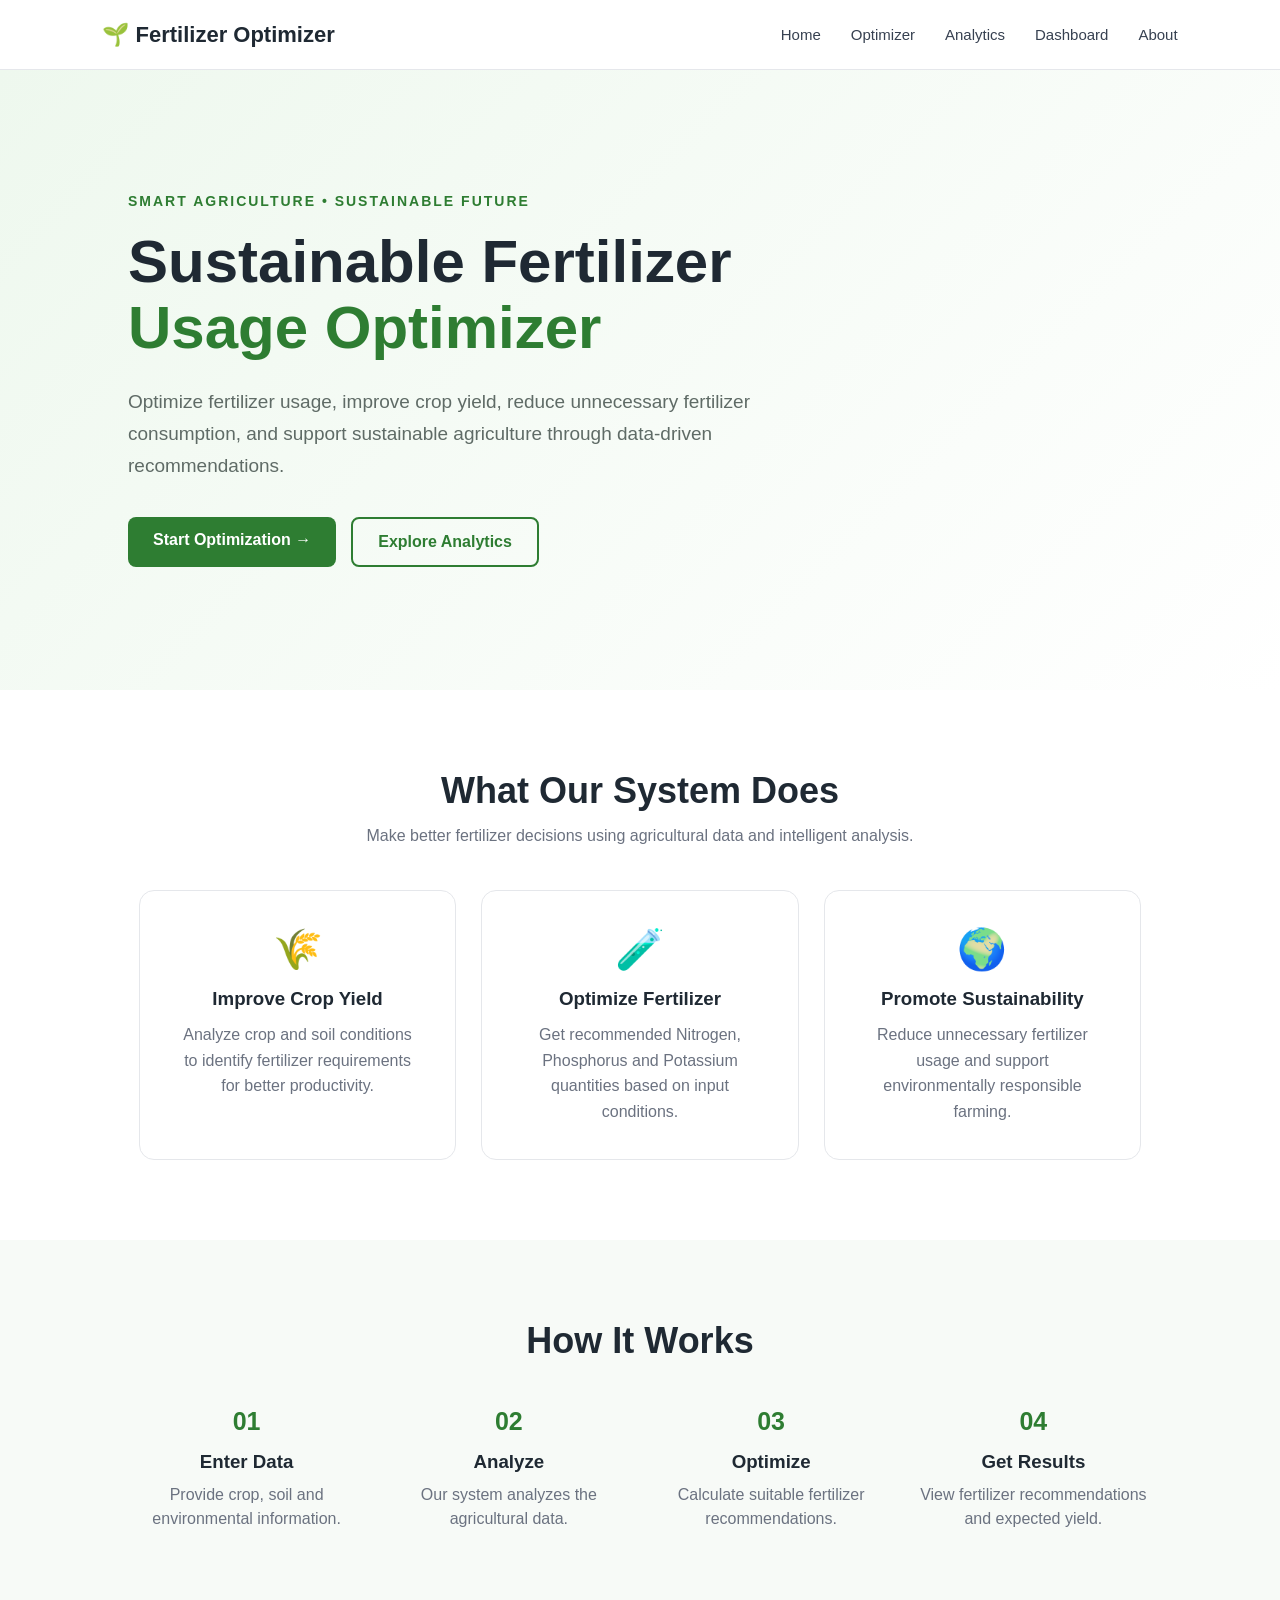
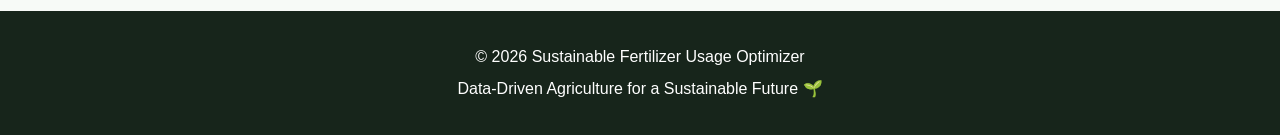
<file: frontend/index.html/index.html>
<!DOCTYPE html>
<html lang="en">
<head>
    <meta charset="UTF-8">
    <meta name="viewport" content="width=device-width, initial-scale=1.0">

    <title>Sustainable Fertilizer Optimizer</title>

    <link rel="stylesheet" href="css/style.css">
</head>

<body>

    <!-- Navigation Bar -->
    <nav class="navbar">
        <div class="logo">
            🌱 Fertilizer Optimizer
        </div>

        <div class="nav-links">
            <a href="index.html">Home</a>
            <a href="optimizer.html">Optimizer</a>
            <a href="analysis.html">Analytics</a>
            <a href="dashboard.html">Dashboard</a>
            <a href="about.html">About</a>
        </div>
    </nav>


    <!-- Hero Section -->
    <section class="hero">

        <div class="hero-content">

            <p class="tagline">
                SMART AGRICULTURE • SUSTAINABLE FUTURE
            </p>

            <h1>
                Sustainable Fertilizer
                <span>Usage Optimizer</span>
            </h1>

            <p class="description">
                Optimize fertilizer usage, improve crop yield,
                reduce unnecessary fertilizer consumption,
                and support sustainable agriculture through
                data-driven recommendations.
            </p>

            <div class="hero-buttons">
                <a href="optimizer.html" class="btn primary-btn">
                    Start Optimization →
                </a>

                <a href="analysis.html" class="btn secondary-btn">
                    Explore Analytics
                </a>
            </div>

        </div>

    </section>


    <!-- Features Section -->
    <section class="features">

        <h2>What Our System Does</h2>

        <p class="section-description">
            Make better fertilizer decisions using agricultural data
            and intelligent analysis.
        </p>


        <div class="feature-container">

            <div class="feature-card">
                <div class="icon">🌾</div>
                <h3>Improve Crop Yield</h3>
                <p>
                    Analyze crop and soil conditions to identify
                    fertilizer requirements for better productivity.
                </p>
            </div>


            <div class="feature-card">
                <div class="icon">🧪</div>
                <h3>Optimize Fertilizer</h3>
                <p>
                    Get recommended Nitrogen, Phosphorus and
                    Potassium quantities based on input conditions.
                </p>
            </div>


            <div class="feature-card">
                <div class="icon">🌍</div>
                <h3>Promote Sustainability</h3>
                <p>
                    Reduce unnecessary fertilizer usage and support
                    environmentally responsible farming.
                </p>
            </div>

        </div>

    </section>


    <!-- How It Works -->
    <section class="how-it-works">

        <h2>How It Works</h2>

        <div class="steps">

            <div class="step">
                <span>01</span>
                <h3>Enter Data</h3>
                <p>
                    Provide crop, soil and environmental information.
                </p>
            </div>

            <div class="step">
                <span>02</span>
                <h3>Analyze</h3>
                <p>
                    Our system analyzes the agricultural data.
                </p>
            </div>

            <div class="step">
                <span>03</span>
                <h3>Optimize</h3>
                <p>
                    Calculate suitable fertilizer recommendations.
                </p>
            </div>

            <div class="step">
                <span>04</span>
                <h3>Get Results</h3>
                <p>
                    View fertilizer recommendations and expected yield.
                </p>
            </div>

        </div>

    </section>


    <!-- Footer -->
    <footer>

        <p>
            © 2026 Sustainable Fertilizer Usage Optimizer
        </p>

        <p>
            Data-Driven Agriculture for a Sustainable Future 🌱
        </p>

    </footer>

</body>
</html>
</file>
<file: frontend/index.html/css/style.css>
* {
    margin: 0;
    padding: 0;
    box-sizing: border-box;
}

body {
    font-family: Arial, sans-serif;
    background: #f7faf7;
    color: #1f2933;
}


/* Navigation */

.navbar {
    height: 70px;
    display: flex;
    justify-content: space-between;
    align-items: center;
    padding: 0 8%;
    background: white;
    border-bottom: 1px solid #e5e7eb;
}

.logo {
    font-size: 22px;
    font-weight: bold;
}

.nav-links {
    display: flex;
    gap: 30px;
}

.nav-links a {
    text-decoration: none;
    color: #374151;
    font-size: 15px;
}

.nav-links a:hover {
    color: #2e7d32;
}


/* Hero */

.hero {
    min-height: 620px;
    display: flex;
    align-items: center;
    padding: 80px 10%;
    background: linear-gradient(
        135deg,
        #eef8ee,
        #ffffff
    );
}

.hero-content {
    max-width: 750px;
}

.tagline {
    color: #2e7d32;
    font-size: 14px;
    font-weight: bold;
    letter-spacing: 2px;
    margin-bottom: 20px;
}

.hero h1 {
    font-size: 60px;
    line-height: 1.1;
    margin-bottom: 25px;
}

.hero h1 span {
    color: #2e7d32;
}

.description {
    font-size: 19px;
    line-height: 1.7;
    color: #5f6b66;
    max-width: 700px;
}

.hero-buttons {
    margin-top: 35px;
    display: flex;
    gap: 15px;
}

.btn {
    padding: 14px 25px;
    border-radius: 8px;
    text-decoration: none;
    font-weight: bold;
}

.primary-btn {
    background: #2e7d32;
    color: white;
}

.secondary-btn {
    border: 2px solid #2e7d32;
    color: #2e7d32;
}

.primary-btn:hover {
    background: #1b5e20;
}


/* Features */

.features {
    padding: 80px 10%;
    text-align: center;
    background: white;
}

.features h2,
.how-it-works h2 {
    font-size: 36px;
    margin-bottom: 15px;
}

.section-description {
    color: #6b7280;
    margin-bottom: 45px;
}

.feature-container {
    display: flex;
    gap: 25px;
    justify-content: center;
}

.feature-card {
    width: 31%;
    padding: 35px;
    border: 1px solid #e5e7eb;
    border-radius: 15px;
    background: #ffffff;
}

.feature-card:hover {
    transform: translateY(-5px);
    transition: 0.3s;
}

.icon {
    font-size: 40px;
    margin-bottom: 15px;
}

.feature-card h3 {
    margin-bottom: 12px;
}

.feature-card p {
    color: #6b7280;
    line-height: 1.6;
}


/* How It Works */

.how-it-works {
    padding: 80px 10%;
    text-align: center;
    background: #f7faf7;
}

.steps {
    display: flex;
    justify-content: space-between;
    gap: 25px;
    margin-top: 45px;
}

.step {
    flex: 1;
}

.step span {
    display: inline-block;
    font-size: 25px;
    font-weight: bold;
    color: #2e7d32;
    margin-bottom: 15px;
}

.step h3 {
    margin-bottom: 10px;
}

.step p {
    color: #6b7280;
    line-height: 1.5;
}


/* Footer */

footer {
    background: #17251b;
    color: white;
    text-align: center;
    padding: 30px;
    line-height: 2;
}


/* Responsive */

@media (max-width: 800px) {

    .navbar {
        padding: 0 5%;
    }

    .nav-links {
        display: none;
    }

    .hero h1 {
        font-size: 42px;
    }

    .feature-container,
    .steps {
        flex-direction: column;
    }

    .feature-card {
        width: 100%;
    }
}
</file>
